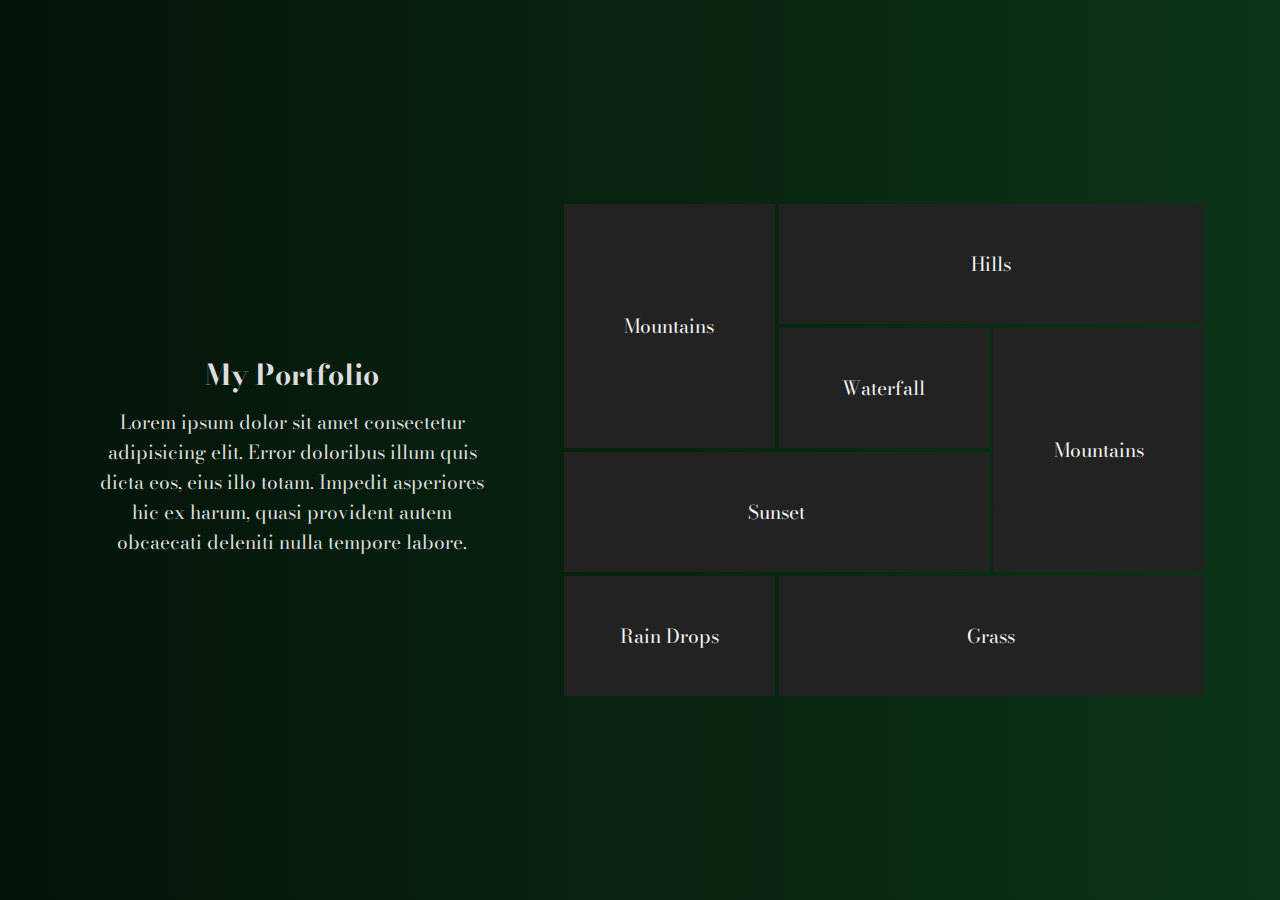
<file: index.html>
<!DOCTYPE html>
<html lang="en">

<head>
    <meta charset="UTF-8">
    <meta name="viewport" content="width=device-width">
    <title>Document</title>
    <link rel="stylesheet" href="p.css">
</head>

<body>
    <div class="container">
        <div class="left_text">
            <h2>My Portfolio</h2>
            <p>Lorem ipsum dolor sit amet consectetur adipisicing elit. Error doloribus illum quis dicta eos, eius illo totam. Impedit asperiores hic ex harum, quasi provident autem obcaecati deleniti nulla tempore labore.</p>
        </div>
        <div class="gallery">
            <div class="box box1" style="background-image: url(https://images.unsplash.com/photo-1469474968028-56623f02e42e?ixlib=rb-4.0.3&ixid=M3wxMjA3fDB8MHxzZWFyY2h8Mnx8bmF0dXJlfGVufDB8fDB8fHww&auto=format&fit=crop&w=1000&q=60);">Mountains</div>
            <div class="box box2" style="background-image: url(https://images.unsplash.com/photo-1472214103451-9374bd1c798e?ixlib=rb-4.0.3&ixid=M3wxMjA3fDB8MHxzZWFyY2h8M3x8bmF0dXJlfGVufDB8fDB8fHww&auto=format&fit=crop&w=1000&q=60);">Hills</div>
            <div class="box" style="background-image: url(https://images.unsplash.com/photo-1433086966358-54859d0ed716?ixlib=rb-4.0.3&ixid=M3wxMjA3fDB8MHxzZWFyY2h8NXx8bmF0dXJlfGVufDB8fDB8fHww&auto=format&fit=crop&w=1000&q=60);">Waterfall</div>
            <div class="box box1" style="background-image: url(https://images.unsplash.com/photo-1470071459604-3b5ec3a7fe05?ixlib=rb-4.0.3&ixid=M3wxMjA3fDB8MHxzZWFyY2h8Nnx8bmF0dXJlfGVufDB8fDB8fHww&auto=format&fit=crop&w=1000&q=60);">Mountains</div>
            <div class="box box2" style="background-image: url(https://images.unsplash.com/photo-1586348943529-beaae6c28db9?ixlib=rb-4.0.3&ixid=M3wxMjA3fDB8MHxzZWFyY2h8OXx8bmF0dXJlfGVufDB8fDB8fHww&auto=format&fit=crop&w=1000&q=60);">Sunset</div>
            <div class="box" style="background-image: url(https://images.unsplash.com/photo-1518173946687-a4c8892bbd9f?ixlib=rb-4.0.3&ixid=M3wxMjA3fDB8MHxzZWFyY2h8MTB8fG5hdHVyZXxlbnwwfHwwfHx8MA%3D%3D&auto=format&fit=crop&w=1000&q=60);">Rain Drops</div>
            <div class="box box2" style="background-image: url(https://images.unsplash.com/photo-1475113548554-5a36f1f523d6?ixlib=rb-4.0.3&ixid=M3wxMjA3fDB8MHxzZWFyY2h8MjB8fG5hdHVyZXxlbnwwfHwwfHx8MA%3D%3D&auto=format&fit=crop&w=1000&q=60);">Grass</div>
        </div>
    </div>
</body>

</html>
</file>
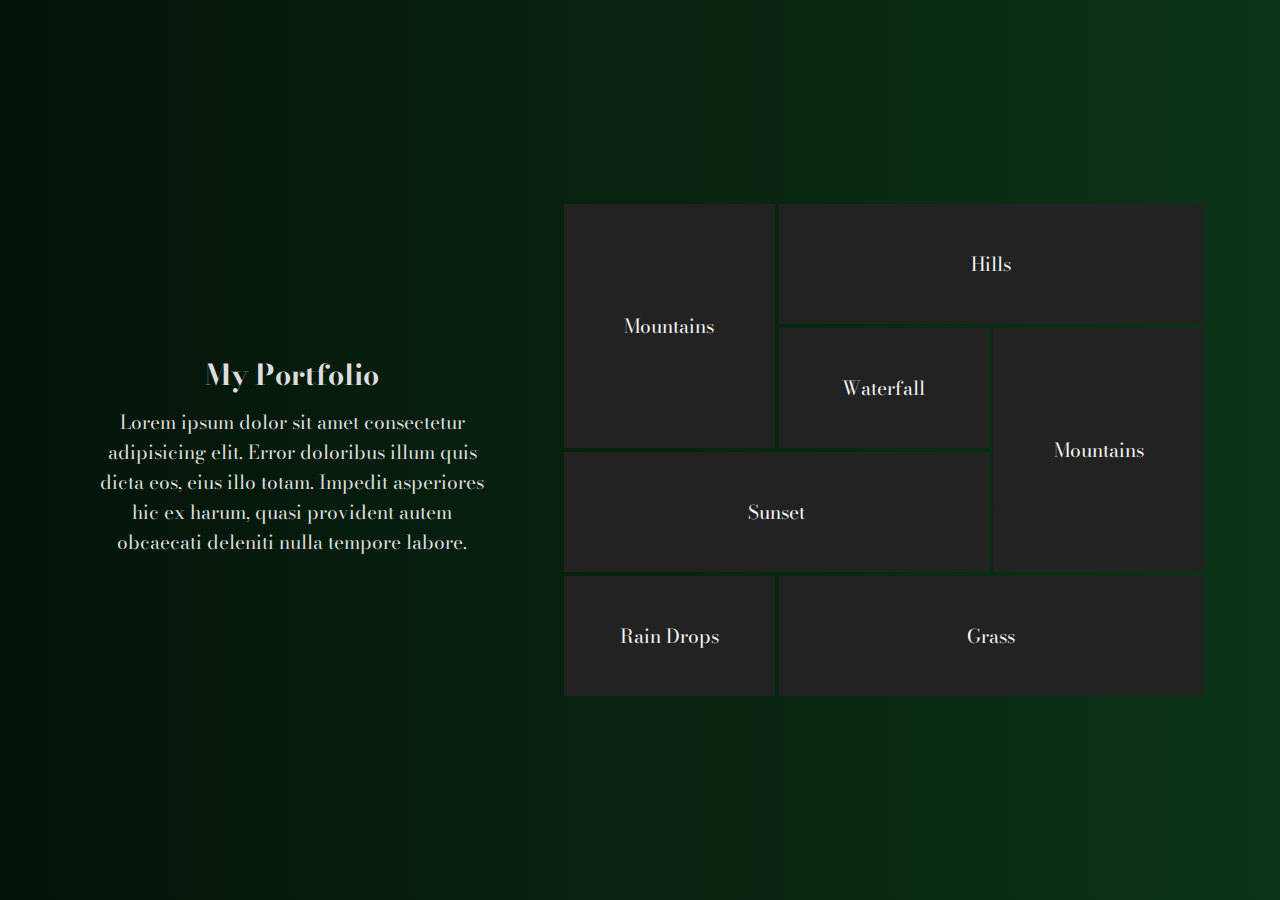
<file: grid_portfolio.html>
<!DOCTYPE html>
<html lang="en">

<head>
    <meta charset="UTF-8">
    <meta name="viewport" content="width=device-width">
    <title>Document</title>
    <link rel="stylesheet" href="p.css">
</head>

<body>
    <div class="container">
        <div class="left_text">
            <h2>My Portfolio</h2>
            <p>Lorem ipsum dolor sit amet consectetur adipisicing elit. Error doloribus illum quis dicta eos, eius illo totam. Impedit asperiores hic ex harum, quasi provident autem obcaecati deleniti nulla tempore labore.</p>
        </div>
        <div class="gallery">
            <div class="box box1" style="background-image: url(https://images.unsplash.com/photo-1469474968028-56623f02e42e?ixlib=rb-4.0.3&ixid=M3wxMjA3fDB8MHxzZWFyY2h8Mnx8bmF0dXJlfGVufDB8fDB8fHww&auto=format&fit=crop&w=1000&q=60);">Mountains</div>
            <div class="box box2" style="background-image: url(https://images.unsplash.com/photo-1472214103451-9374bd1c798e?ixlib=rb-4.0.3&ixid=M3wxMjA3fDB8MHxzZWFyY2h8M3x8bmF0dXJlfGVufDB8fDB8fHww&auto=format&fit=crop&w=1000&q=60);">Hills</div>
            <div class="box" style="background-image: url(https://images.unsplash.com/photo-1433086966358-54859d0ed716?ixlib=rb-4.0.3&ixid=M3wxMjA3fDB8MHxzZWFyY2h8NXx8bmF0dXJlfGVufDB8fDB8fHww&auto=format&fit=crop&w=1000&q=60);">Waterfall</div>
            <div class="box box1" style="background-image: url(https://images.unsplash.com/photo-1470071459604-3b5ec3a7fe05?ixlib=rb-4.0.3&ixid=M3wxMjA3fDB8MHxzZWFyY2h8Nnx8bmF0dXJlfGVufDB8fDB8fHww&auto=format&fit=crop&w=1000&q=60);">Mountains</div>
            <div class="box box2" style="background-image: url(https://images.unsplash.com/photo-1586348943529-beaae6c28db9?ixlib=rb-4.0.3&ixid=M3wxMjA3fDB8MHxzZWFyY2h8OXx8bmF0dXJlfGVufDB8fDB8fHww&auto=format&fit=crop&w=1000&q=60);">Sunset</div>
            <div class="box" style="background-image: url(https://images.unsplash.com/photo-1518173946687-a4c8892bbd9f?ixlib=rb-4.0.3&ixid=M3wxMjA3fDB8MHxzZWFyY2h8MTB8fG5hdHVyZXxlbnwwfHwwfHx8MA%3D%3D&auto=format&fit=crop&w=1000&q=60);">Rain Drops</div>
            <div class="box box2" style="background-image: url(https://images.unsplash.com/photo-1475113548554-5a36f1f523d6?ixlib=rb-4.0.3&ixid=M3wxMjA3fDB8MHxzZWFyY2h8MjB8fG5hdHVyZXxlbnwwfHwwfHx8MA%3D%3D&auto=format&fit=crop&w=1000&q=60);">Grass</div>
        </div>
    </div>
</body>

</html>
</file>
<file: p.css>
@import url('https://fonts.googleapis.com/css2?family=Bodoni+Moda:wght@400;900&family=Foldit:wght@100&family=Lato:wght@400;700&display=swap');
* {
    margin: 0;
    padding: 0;
    box-sizing: border-box;
}

body {
    font-family: 'Bodoni Moda', serif;
    font-size: 1.2rem;
}

.container {
    min-height: 100vh;
    display: flex;
    justify-self: space-evenly;
    align-items: center;
    gap: 80px;
    background: linear-gradient(to right, #041308, #0b3317);
}

.left_text {
    flex-basis: 30%;
    margin-left: 100px;
}

.gallery {
    flex-basis: 50%;
    display: grid;
    gap: 4px;
    grid-template-columns: repeat(3, 1fr);
    grid-auto-rows: 120px;
}

.box {
    background-size: cover;
    background-position: top;
    color: whitesmoke;
    display: flex;
    justify-content: center;
    align-items: center;
    background-color: #222;
    background-blend-mode: hard-light;
    transition: all 1s ease-in-out;
}

h2 {
    color: #ddd;
    margin-top: 10px;
    text-align: center;
}

p {
    color: #ddd;
    margin-top: 10px;
    text-align: center;
}

.box1 {
    grid-row: span 2;
}

.box2 {
    grid-column: span 2;
}

.box:hover {
    background-color: #999;
    background-position: center;
    box-shadow: 0 0 4px #fff;
    cursor: pointer;
}
</file>
